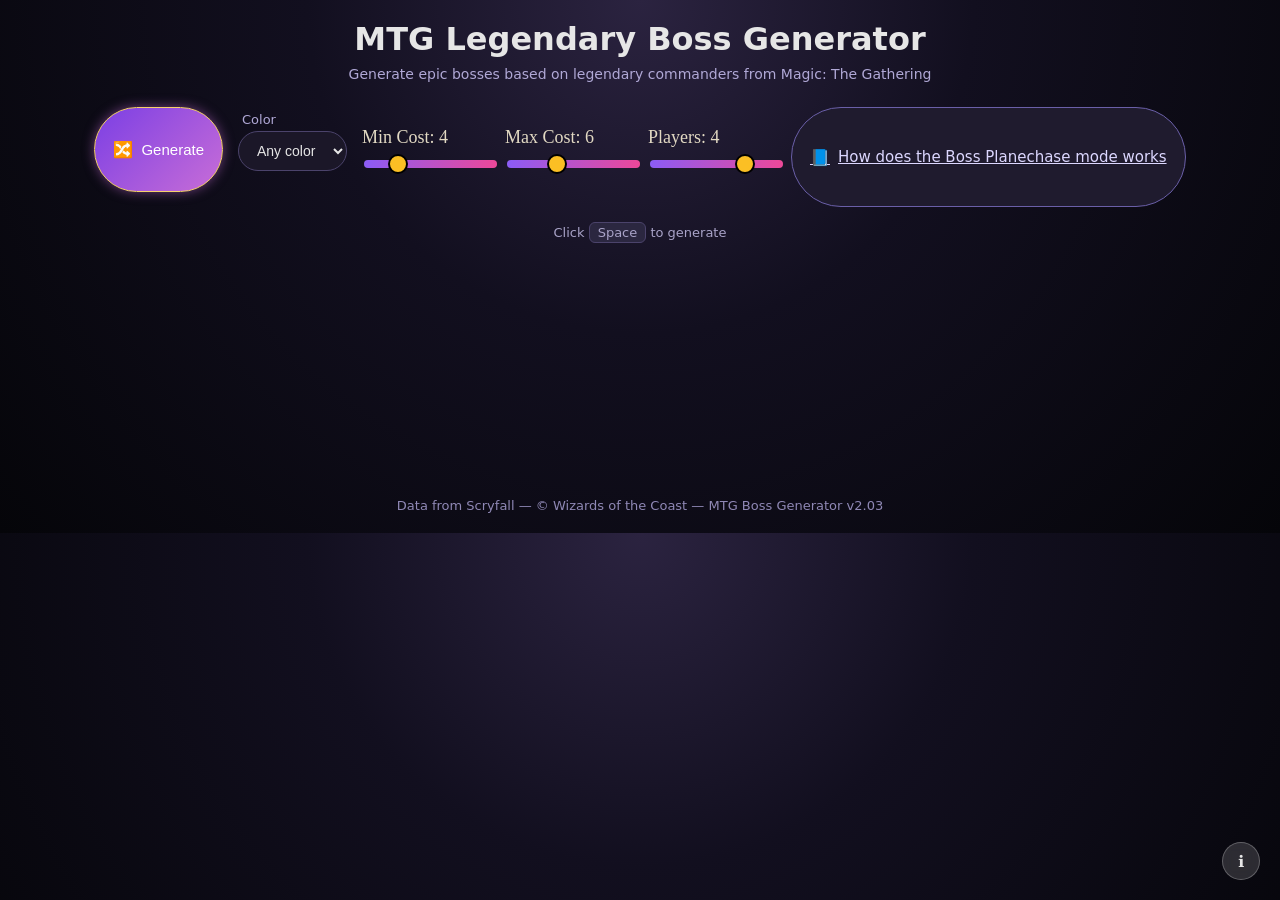
<file: index.html>
<!DOCTYPE html>
<html lang="es">
<head>
  <meta charset="UTF-8">
  <title>MTG Boss Generator</title>
  <link rel="stylesheet" href="style.css">
</head>

<body>

  <header class="topbar">
    <h1>MTG Legendary Boss Generator</h1>
    <p class="subtitle">Generate epic bosses based on legendary commanders from Magic: The Gathering</p>
  </header>

  <main>
    <section id="controls">
      <div id="controls">
        <button class="btn primary" onclick="generateBoss()">
          <span class="btn-icon">🔀</span>
          <span>Generate</span>
        </button>

        <div class="filter-block">
          <label for="colorFilter" class="filter-label">Color</label>
          <select id="colorFilter" class="select">
            <option value="">Any color</option>
            <option value="W">White</option>
            <option value="U">Blue</option>
            <option value="B">Black</option>
            <option value="R">Red</option>
            <option value="G">Green</option>
          </select>
        </div>

        <!-- UPDATED LABELS -->
        <div class="slicer-group">
          <label>Min Cost: <span id="cmcMinValue">4</span></label>
          <input type="range" id="minCMC" min="1" max="15" value="4">
        </div>

        <div class="slicer-group">
          <label>Max Cost: <span id="cmcMaxValue">6</span></label>
          <input type="range" id="maxCMC" min="1" max="15" value="6">
        </div>

        <div class="slicer-group">
          <label>Players: <span id="playersValue">4</span></label>
          <input type="range" id="playerCount" min="1" max="5" value="4">
        </div>

      </div>

      <a href="rules.html" class="btn info">
        <span class="btn-icon">📘</span>
        <span>How does the Boss Planechase mode works</span>
      </a>
    </section>

    <section id="hint">
      <p>Click <span class="keycap">Space</span> to generate</p>
    </section>

    <!-- BOSS OUTPUT -->
    <section id="bossContainer"></section>

    <!-- NEW: QUOTE OUTPUT -->
    <section id="bossQuoteContainer"></section>

  </main>

  <footer id="version">
    Data from Scryfall — © Wizards of the Coast — MTG Boss Generator v2.03
  </footer>

  <script src="script.js" defer></script>

  <div id="legend">
    <div class="legend-icon">ℹ️</div>
    <div class="legend-panel">
      <h3>Boss stats estimation</h3>
      <p><strong>Life:</strong> (CMC × 5) + (Toughness × 2) × Player Scale</p>
      <p><strong>Damage:</strong> Power × Player Scale</p>
      <p><strong>Difficulty:</strong> CMC + nº keywords + Power + Toughness</p>
    </div>
  </div>

</body>
</html>
</file>
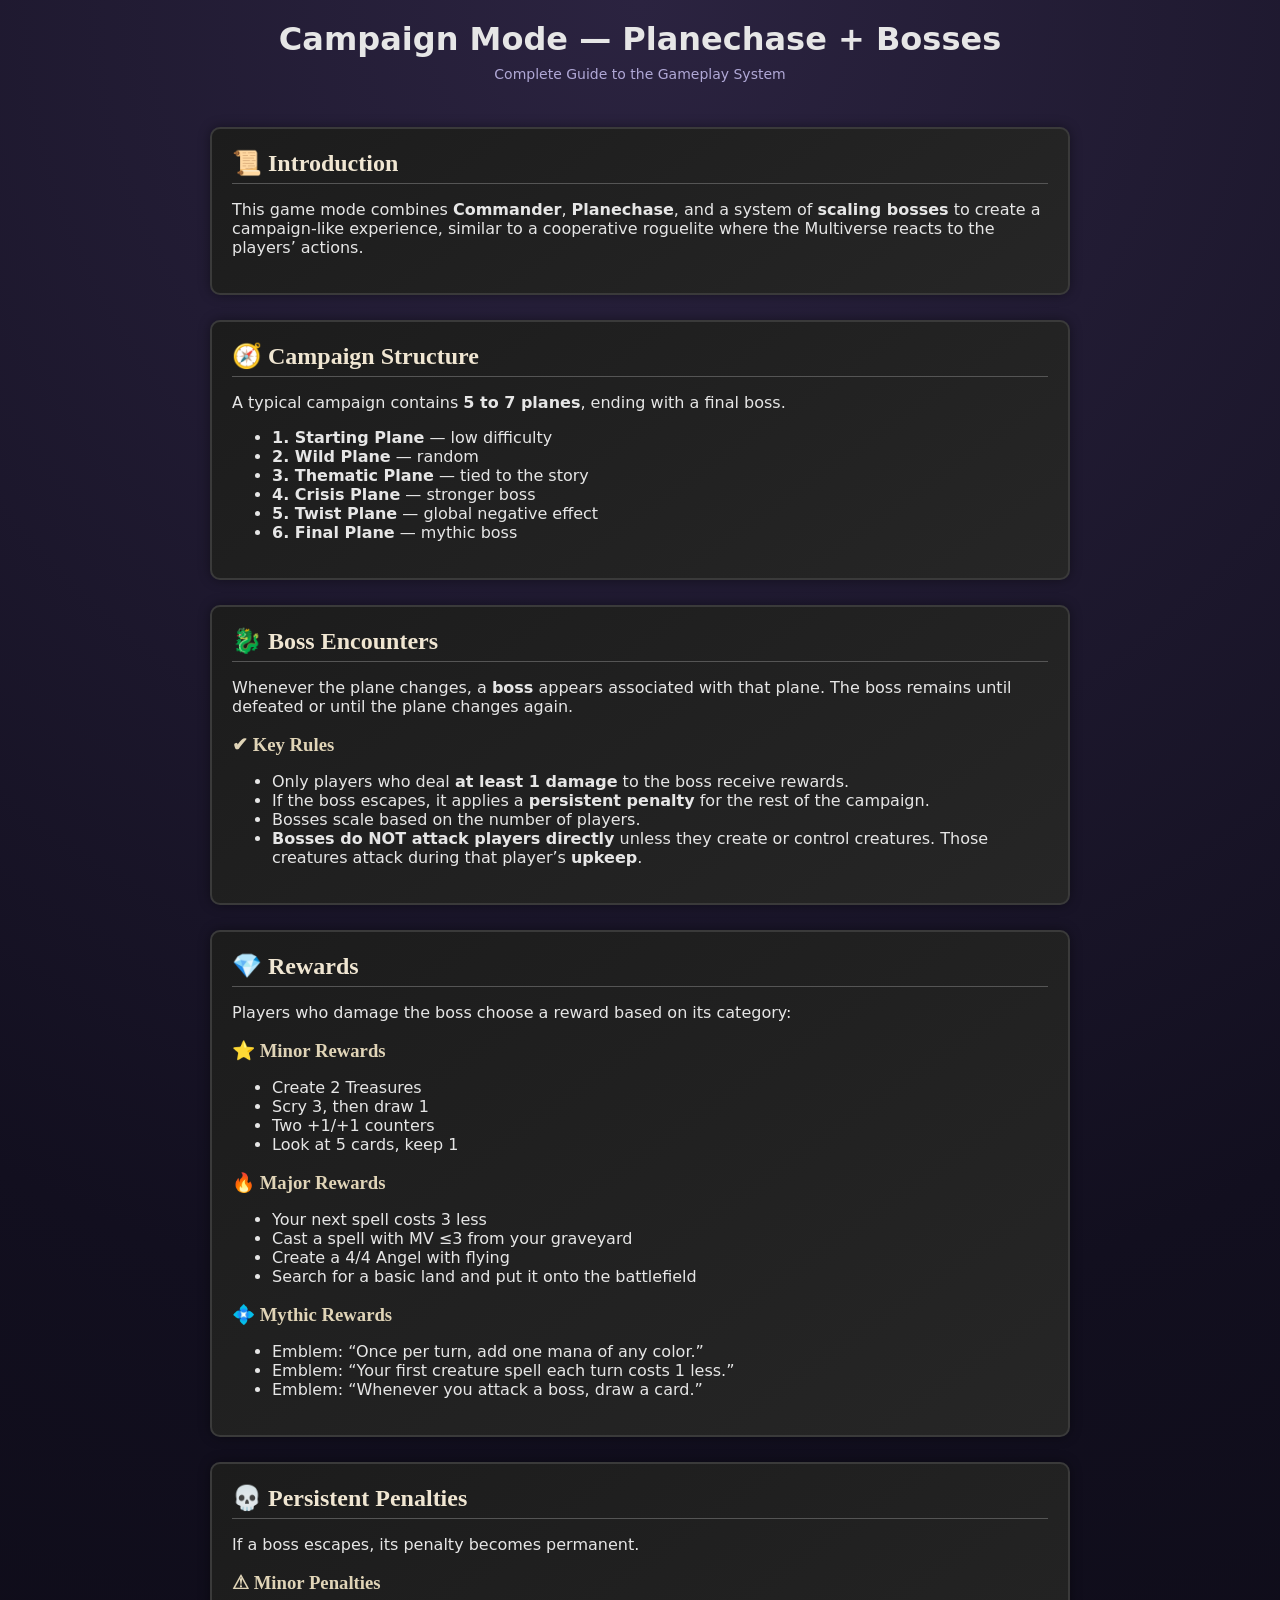
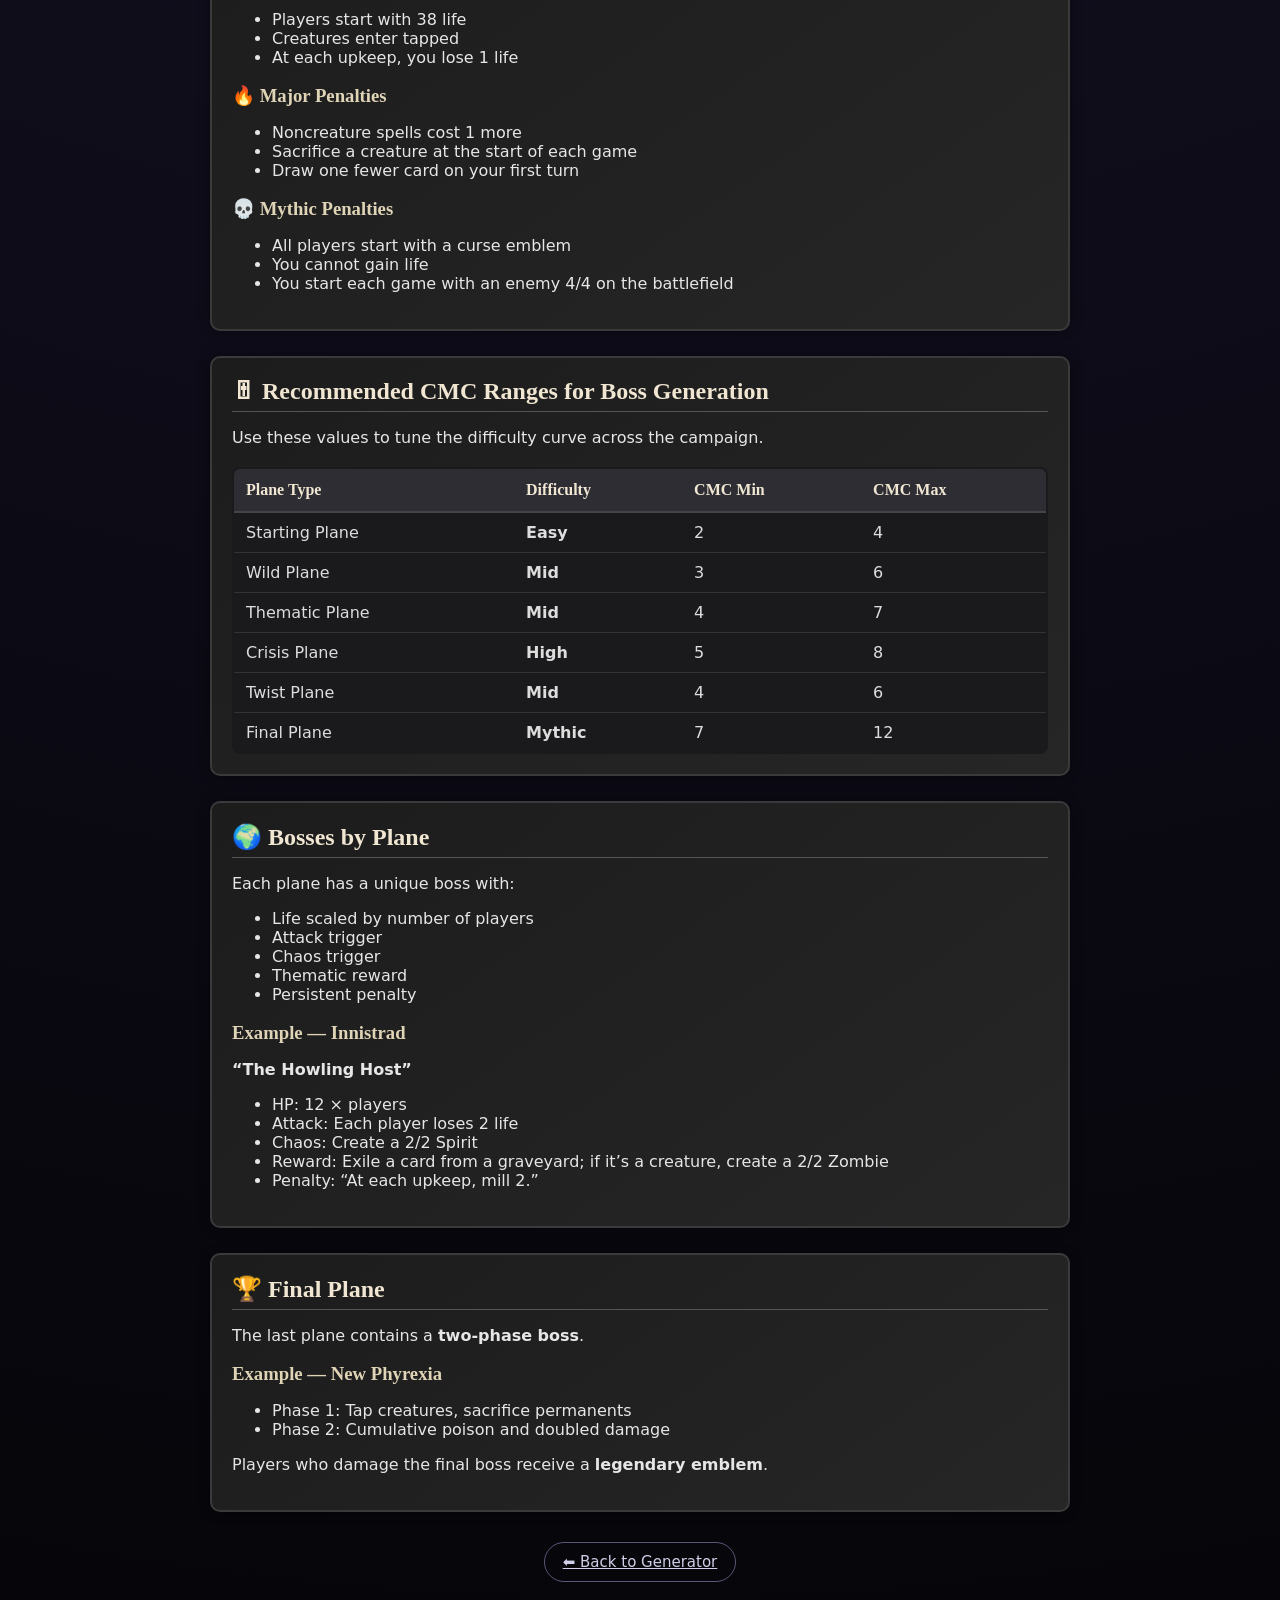
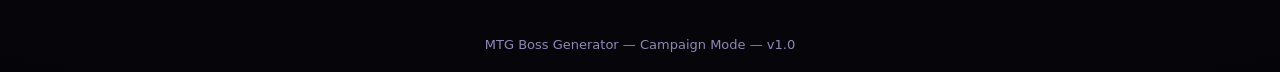
<file: rules.html>
<!DOCTYPE html>
<html lang="en">
<head>
  <meta charset="UTF-8">
  <title>Campaign Mode — MTG Boss Generator</title>
  <link rel="stylesheet" href="style.css">

  <style>
    /* --- TABLE STYLING --- */
    .cmc-table {
      width: 100%;
      border-collapse: collapse;
      margin-top: 20px;
      font-size: 16px;
      background: #1a1a1d;
      border: 2px solid #444;
      border-radius: 8px;
      overflow: hidden;
    }

    .cmc-table th {
      background: #2d2d33;
      color: #f0e6d2;
      padding: 12px;
      text-align: left;
      font-family: "Cinzel", serif;
      border-bottom: 2px solid #444;
    }

    .cmc-table td {
      padding: 10px 12px;
      color: #ddd;
      border-bottom: 1px solid #333;
    }

    .cmc-table tr:last-child td {
      border-bottom: none;
    }

    /* --- COLOR CODING --- */
    .tier-easy { color: #7CFC00; font-weight: bold; }
    .tier-mid { color: #00BFFF; font-weight: bold; }
    .tier-crisis { color: #FF8C00; font-weight: bold; }
    .tier-final { color: #FF4444; font-weight: bold; }

    /* --- MTG STYLE FRAME --- */
    .rules-block {
      border: 2px solid #3a3a3a;
      padding: 20px;
      margin-bottom: 25px;
      background: linear-gradient(145deg, #1c1c1c, #262626);
      border-radius: 10px;
      box-shadow: 0 0 12px rgba(0,0,0,0.4);
    }

    .rules-block h2 {
      font-family: "Cinzel", serif;
      color: #f0e6d2;
      border-bottom: 1px solid #555;
      padding-bottom: 6px;
      margin-bottom: 12px;
    }

    .rules-block h3 {
      font-family: "Cinzel", serif;
      color: #e0d4b7;
      margin-top: 18px;
    }
  </style>
</head>

<body>

  <header class="topbar">
    <h1>Campaign Mode — Planechase + Bosses</h1>
    <p class="subtitle">Complete Guide to the Gameplay System</p>
  </header>

  <main class="rules-container">

    <!-- INTRO -->
    <section class="rules-block">
      <h2>📜 Introduction</h2>
      <p>
        This game mode combines <strong>Commander</strong>, <strong>Planechase</strong>, and a system of
        <strong>scaling bosses</strong> to create a campaign-like experience, similar to a cooperative
        roguelite where the Multiverse reacts to the players’ actions.
      </p>
    </section>

    <!-- CAMPAIGN STRUCTURE -->
    <section class="rules-block">
      <h2>🧭 Campaign Structure</h2>
      <p>A typical campaign contains <strong>5 to 7 planes</strong>, ending with a final boss.</p>

      <ul>
        <li><strong>1. Starting Plane</strong> — low difficulty</li>
        <li><strong>2. Wild Plane</strong> — random</li>
        <li><strong>3. Thematic Plane</strong> — tied to the story</li>
        <li><strong>4. Crisis Plane</strong> — stronger boss</li>
        <li><strong>5. Twist Plane</strong> — global negative effect</li>
        <li><strong>6. Final Plane</strong> — mythic boss</li>
      </ul>
    </section>

    <!-- BOSS ENCOUNTERS -->
    <section class="rules-block">
      <h2>🐉 Boss Encounters</h2>
      <p>
        Whenever the plane changes, a <strong>boss</strong> appears associated with that plane.
        The boss remains until defeated or until the plane changes again.
      </p>

      <h3>✔ Key Rules</h3>
      <ul>
        <li>Only players who deal <strong>at least 1 damage</strong> to the boss receive rewards.</li>
        <li>If the boss escapes, it applies a <strong>persistent penalty</strong> for the rest of the campaign.</li>
        <li>Bosses scale based on the number of players.</li>
        <li>
          <strong>Bosses do NOT attack players directly</strong> unless they create or control creatures.
          Those creatures attack during that player’s <strong>upkeep</strong>.
        </li>
      </ul>
    </section>

    <!-- REWARDS -->
    <section class="rules-block">
      <h2>💎 Rewards</h2>
      <p>Players who damage the boss choose a reward based on its category:</p>

      <h3>⭐ Minor Rewards</h3>
      <ul>
        <li>Create 2 Treasures</li>
        <li>Scry 3, then draw 1</li>
        <li>Two +1/+1 counters</li>
        <li>Look at 5 cards, keep 1</li>
      </ul>

      <h3>🔥 Major Rewards</h3>
      <ul>
        <li>Your next spell costs 3 less</li>
        <li>Cast a spell with MV ≤3 from your graveyard</li>
        <li>Create a 4/4 Angel with flying</li>
        <li>Search for a basic land and put it onto the battlefield</li>
      </ul>

      <h3>💠 Mythic Rewards</h3>
      <ul>
        <li>Emblem: “Once per turn, add one mana of any color.”</li>
        <li>Emblem: “Your first creature spell each turn costs 1 less.”</li>
        <li>Emblem: “Whenever you attack a boss, draw a card.”</li>
      </ul>
    </section>

    <!-- PENALTIES -->
    <section class="rules-block">
      <h2>💀 Persistent Penalties</h2>
      <p>If a boss escapes, its penalty becomes permanent.</p>

      <h3>⚠ Minor Penalties</h3>
      <ul>
        <li>Players start with 38 life</li>
        <li>Creatures enter tapped</li>
        <li>At each upkeep, you lose 1 life</li>
      </ul>

      <h3>🔥 Major Penalties</h3>
      <ul>
        <li>Noncreature spells cost 1 more</li>
        <li>Sacrifice a creature at the start of each game</li>
        <li>Draw one fewer card on your first turn</li>
      </ul>

      <h3>💀 Mythic Penalties</h3>
      <ul>
        <li>All players start with a curse emblem</li>
        <li>You cannot gain life</li>
        <li>You start each game with an enemy 4/4 on the battlefield</li>
      </ul>
    </section>

    <!-- CMC TABLE -->
    <section class="rules-block">
      <h2>🎚 Recommended CMC Ranges for Boss Generation</h2>
      <p>Use these values to tune the difficulty curve across the campaign.</p>

      <table class="cmc-table">
        <tr>
          <th>Plane Type</th>
          <th>Difficulty</th>
          <th>CMC Min</th>
          <th>CMC Max</th>
        </tr>

        <tr>
          <td>Starting Plane</td>
          <td class="tier-easy">Easy</td>
          <td>2</td>
          <td>4</td>
        </tr>

        <tr>
          <td>Wild Plane</td>
          <td class="tier-mid">Mid</td>
          <td>3</td>
          <td>6</td>
        </tr>

        <tr>
          <td>Thematic Plane</td>
          <td class="tier-mid">Mid</td>
          <td>4</td>
          <td>7</td>
        </tr>

        <tr>
          <td>Crisis Plane</td>
          <td class="tier-crisis">High</td>
          <td>5</td>
          <td>8</td>
        </tr>

        <tr>
          <td>Twist Plane</td>
          <td class="tier-mid">Mid</td>
          <td>4</td>
          <td>6</td>
        </tr>

        <tr>
          <td>Final Plane</td>
          <td class="tier-final">Mythic</td>
          <td>7</td>
          <td>12</td>
        </tr>
      </table>
    </section>

    <!-- BOSSES BY PLANE -->
    <section class="rules-block">
      <h2>🌍 Bosses by Plane</h2>
      <p>Each plane has a unique boss with:</p>

      <ul>
        <li>Life scaled by number of players</li>
        <li>Attack trigger</li>
        <li>Chaos trigger</li>
        <li>Thematic reward</li>
        <li>Persistent penalty</li>
      </ul>

      <h3>Example — Innistrad</h3>
      <p><strong>“The Howling Host”</strong></p>
      <ul>
        <li>HP: 12 × players</li>
        <li>Attack: Each player loses 2 life</li>
        <li>Chaos: Create a 2/2 Spirit</li>
        <li>Reward: Exile a card from a graveyard; if it’s a creature, create a 2/2 Zombie</li>
        <li>Penalty: “At each upkeep, mill 2.”</li>
      </ul>
    </section>

    <!-- FINAL PLANE -->
    <section class="rules-block">
      <h2>🏆 Final Plane</h2>
      <p>The last plane contains a <strong>two-phase boss</strong>.</p>

      <h3>Example — New Phyrexia</h3>
      <ul>
        <li>Phase 1: Tap creatures, sacrifice permanents</li>
        <li>Phase 2: Cumulative poison and doubled damage</li>
      </ul>

      <p>Players who damage the final boss receive a <strong>legendary emblem</strong>.</p>
    </section>

    <div class="back-btn">
      <a href="index.html" class="btn ghost">⬅ Back to Generator</a>
    </div>

  </main>

  <footer id="version">
    MTG Boss Generator — Campaign Mode — v1.0
  </footer>

</body>
</html>
</file>
<file: style.css>
/* GLOBAL */

* {
  box-sizing: border-box;
}

body {
  font-family: 'Inter', system-ui, -apple-system, BlinkMacSystemFont, 'Segoe UI', sans-serif;
  background: radial-gradient(circle at top, #2b2340 0, #120f1f 40%, #050509 100%);
  color: #e6e6e6;
  margin: 0;
  padding: 20px;
}

/* HEADER */

.topbar {
  text-align: center;
  margin-bottom: 25px;
}

.topbar h1 {
  margin: 0 0 8px 0;
  font-weight: 600;
}

.subtitle {
  margin: 0;
  color: #b0a8d6;
  font-size: 14px;
}

/* CONTROLS */

#controls {
  display: flex;
  flex-wrap: wrap;
  justify-content: center;
  gap: 10px;
  margin-bottom: 15px;
}

.btn {
  display: inline-flex;
  align-items: center;
  gap: 8px;
  padding: 10px 18px;
  font-size: 15px;
  border-radius: 999px;
  border: 1px solid transparent;
  cursor: pointer;
  transition: transform 0.15s ease, box-shadow 0.15s ease, background 0.15s ease, border-color 0.15s ease;
  user-select: none;
}

.btn-icon {
  font-size: 16px;
}

.primary {
  background: linear-gradient(135deg, #7b3fe4, #c86dd7);
  border-color: #f5d06b;
  color: #fff;
  box-shadow: 0 0 12px rgba(200, 109, 215, 0.5);
}

.primary:hover {
  transform: translateY(-1px) scale(1.02);
  box-shadow: 0 0 18px rgba(245, 208, 107, 0.7);
}

.secondary {
  background: #2f2a45;
  color: #f0f0f0;
  border-color: #4b436b;
}

.secondary:hover {
  transform: translateY(-1px) scale(1.02);
  box-shadow: 0 0 12px rgba(123, 63, 228, 0.5);
}

.ghost {
  background: transparent;
  color: #d0cfe8;
  border-color: #5a5675;
}

.ghost:hover {
  background: rgba(255,255,255,0.05);
  transform: translateY(-1px) scale(1.02);
  box-shadow: 0 0 10px rgba(255,255,255,0.15);
}

.select {
  padding: 10px 14px;
  border-radius: 999px;
  border: 1px solid #4b436b;
  background: #1b1728;
  color: #e6e6e6;
  font-size: 14px;
}

/* HINT */

#hint {
  text-align: center;
  margin-bottom: 20px;
  color: #a9a3c8;
  font-size: 13px;
}

.keycap {
  display: inline-block;
  padding: 2px 8px;
  border-radius: 6px;
  background: #2b2740;
  border: 1px solid #4b436b;
}

.slicer-group {
  margin: 20px 0;
  font-family: "Cinzel", serif;
  color: #e2d9c3;
}

.slicer-group label {
  display: block;
  margin-bottom: 6px;
  font-size: 18px;
}

input[type="range"] {
  width: 100%;
  height: 8px;
  background: #2a2a2a;
  border-radius: 5px;
  appearance: none;
  outline: none;
  cursor: pointer;
}

/* Track */
input[type="range"]::-webkit-slider-runnable-track {
  height: 8px;
  background: linear-gradient(90deg, #8b5cf6, #ec4899);
  border-radius: 5px;
}

/* Thumb */
input[type="range"]::-webkit-slider-thumb {
  appearance: none;
  width: 20px;
  height: 20px;
  background: #fbbf24;
  border-radius: 50%;
  border: 2px solid #000;
  margin-top: -6px;
  transition: 0.2s;
}

input[type="range"]::-webkit-slider-thumb:hover {
  transform: scale(1.2);
  background: #fcd34d;
}

/* BOSS CARD LAYOUT */

#bossContainer {
  display: flex;
  flex-direction: column;
  align-items: center;
  gap: 25px;
  min-height: 200px;
}

.bossCard {
  display: flex;
  background: rgba(20, 16, 32, 0.95);
  padding: 20px;
  border-radius: 16px;
  box-shadow: 0 0 24px rgba(0,0,0,0.7);
  width: 880px;
  max-width: 100%;
  margin: 0 auto;
  gap: 24px;
  border: 1px solid rgba(245, 208, 107, 0.35);
  animation: fadeIn 0.25s ease-out;
}

/* CARD IMAGE */

.bossCard img {
  height: 480px;
  width: auto;
  aspect-ratio: 63 / 88;
  object-fit: cover;
  border-radius: 12px;
  box-shadow: 0 0 16px rgba(0,0,0,0.6);
}

/* RIGHT PANEL */

.bossDetails {
  flex: 1;
  text-align: left;
  display: flex;
  flex-direction: column;
  gap: 10px;
}

.bossDetails h2 {
  margin: 0;
  font-size: 22px;
}

.bossDetails p {
  margin: 2px 0;
}

.bossAI {
  background: rgba(255,255,255,0.04);
  border: 1px solid rgba(255,255,255,0.08);
  padding: 15px;
  border-radius: 12px;
  margin-top: 18px;
  box-shadow: 0 0 12px rgba(0,0,0,0.4);
}

/* Base quote styling */
.boss-quote {
  margin-top: 25px;
  text-align: center;
  font-family: "Cinzel", serif;
  font-size: 1.9rem;
  font-style: italic;
  letter-spacing: 1px;

  /* Pure gold text */
  color: #f7e7a1;
  text-shadow: 0 0 12px rgba(255, 215, 100, 0.7);

  /* Remove all box-like visuals */
  background: none;
  border: none;
  padding: 0;
  box-shadow: none;

  /* Fade-in animation */
  opacity: 0;
  animation: quoteFadeIn 1.2s ease forwards;

  /* Smooth hover animation */
  transition: transform 0.25s ease, text-shadow 0.25s ease;
}

.boss-quote:hover {
  transform: translateY(-3px);
  text-shadow: 0 0 18px rgba(255, 225, 140, 1);
}

@keyframes quoteFadeIn {
  from { opacity: 0; transform: translateY(8px); }
  to   { opacity: 1; transform: translateY(0); }
}

/* Fade-in keyframes */
@keyframes quoteFadeIn {
  from { opacity: 0; transform: translateY(10px); }
  to   { opacity: 1; transform: translateY(0); }
}

/* Color-coded themes */
.quote-white  { color: #f8f4e6; text-shadow: 0 0 10px #fff6c7; }
.quote-blue   { color: #b7d8ff; text-shadow: 0 0 10px #6bb6ff; }
.quote-black  { color: #e0d9d9; text-shadow: 0 0 10px #000; }
.quote-red    { color: #ffd1c0; text-shadow: 0 0 10px #ff3b3b; }
.quote-green  { color: #d8ffd1; text-shadow: 0 0 10px #4cff4c; }

/* Multicolor bosses (gold) */
.quote-multicolor {
  color: #ffe9a6;
  text-shadow: 0 0 12px #ffdd66;
}




.bossAI h4 {
  margin: 10px 0 4px 0;
  color: #dcd7ff;
  font-size: 14px;
}

/* STATS BOX */

.bossStats {
  background: rgba(255,255,255,0.04);
  padding: 10px 14px;
  border-radius: 10px;
  border: 1px solid rgba(255,255,255,0.06);
}

.bossStats p {
  margin: 4px 0;
}

/* LIST SECTIONS */

.bossAbilities strong,
.bossPhases strong {
  display: block;
  margin-bottom: 4px;
}

.bossAbilities ul,
.bossPhases ul {
  padding-left: 18px;
  margin: 4px 0 0 0;
  font-size: 14px;
}

/* FOOTER */

#version {
  margin-top: 35px;
  text-align: center;
  color: #8f88b5;
  font-size: 13px;
}

/* LEGEND (bottom-right info tooltip) */
#legend {
  position: fixed;
  bottom: 20px;
  right: 20px;
  z-index: 50;
}

.legend-icon {
  background: rgba(255,255,255,0.15);
  border: 1px solid rgba(255,255,255,0.25);
  width: 38px;
  height: 38px;
  border-radius: 50%;
  display: flex;
  align-items: center;
  justify-content: center;
  cursor: pointer;
  backdrop-filter: blur(6px);
  transition: 0.2s ease;
}

.legend-icon:hover {
  transform: scale(1.1);
  background: rgba(255,255,255,0.25);
}

.legend-panel {
  position: absolute;
  bottom: 50px;
  right: 0;
  width: 260px;
  background: rgba(20,20,30,0.95);
  border: 1px solid rgba(255,255,255,0.15);
  padding: 14px;
  border-radius: 12px;
  box-shadow: 0 0 18px rgba(0,0,0,0.5);
  opacity: 0;
  pointer-events: none;
  transform: translateY(10px);
  transition: 0.25s ease;
}

#legend:hover .legend-panel {
  opacity: 1;
  pointer-events: auto;
  transform: translateY(0);
}

.btn.info {
  background: #1f1b2e;
  border: 1px solid #6a5fa8;
  color: #dcd7ff;
}

.btn.info:hover {
  transform: translateY(-1px) scale(1.02);
  box-shadow: 0 0 14px rgba(140, 120, 255, 0.5);
  background: #2a2440;
}

.rules-container {
  max-width: 900px;
  margin: 0 auto;
  text-align: left;
  padding: 20px;
}

.rules-block {
  background: rgba(255,255,255,0.04);
  border: 1px solid rgba(255,255,255,0.08);
  padding: 20px;
  border-radius: 14px;
  margin-bottom: 25px;
  box-shadow: 0 0 18px rgba(0,0,0,0.4);
  animation: fadeIn 0.3s ease-out;
}

.rules-block h2 {
  margin-top: 0;
  color: #f5d06b;
}

.rules-block h3 {
  margin-bottom: 6px;
  color: #dcd7ff;
}

.back-btn {
  text-align: center;
  margin-top: 30px;
}

.filter-block {
  display: flex;
  flex-direction: column;
  align-items: flex-start;
  margin: 5px;
}

.filter-label {
  font-size: 13px;
  color: #b0a8d6;
  margin-bottom: 4px;
  padding-left: 4px;
}

.select.small {
  width: 90px;
}


/* ANIMATIONS */

@keyframes fadeIn {
  from {
    opacity: 0;
    transform: translateY(6px);
  }
  to {
    opacity: 1;
    transform: translateY(0);
  }
}

/* RESPONSIVE */

@media (max-width: 900px) {
  .bossCard {
    flex-direction: column;
    align-items: center;
  }

  .bossCard img {
    height: 380px;
  }

  .bossDetails {
    width: 100%;
  }
}
</file>
